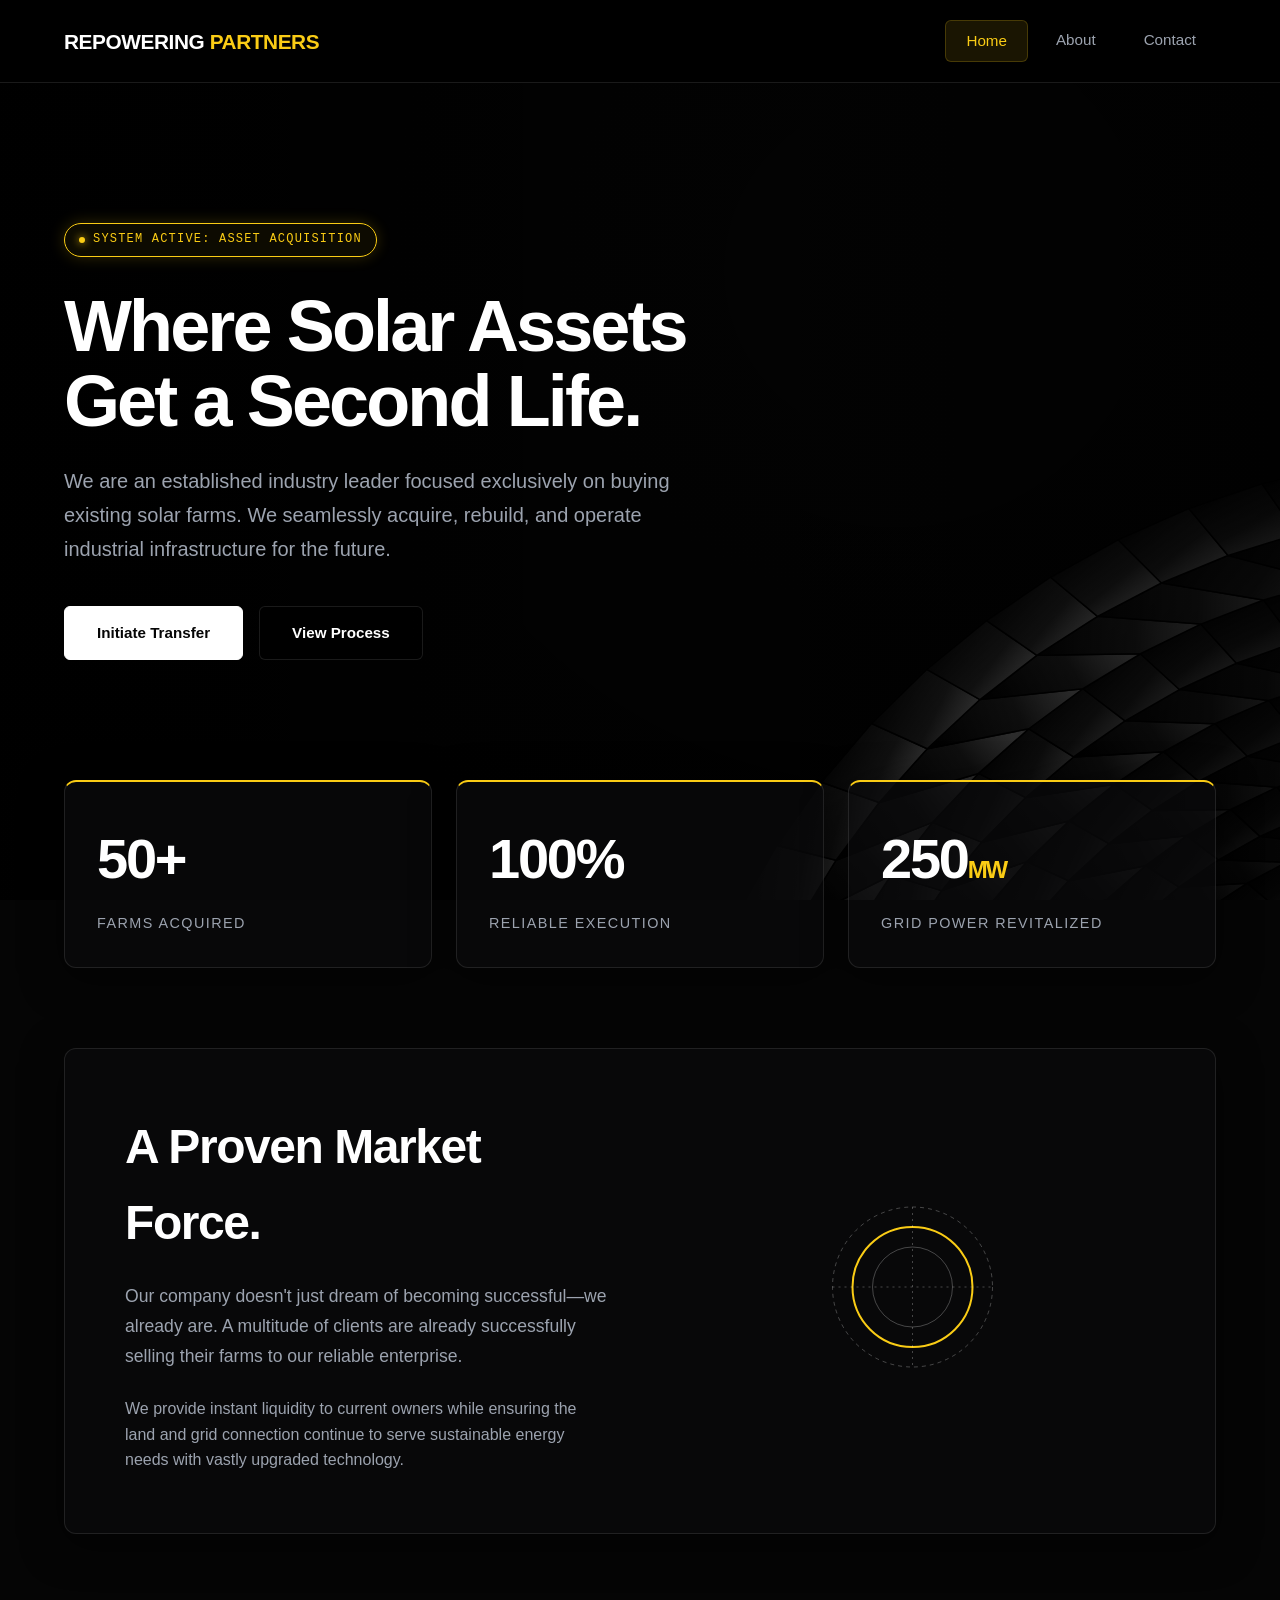
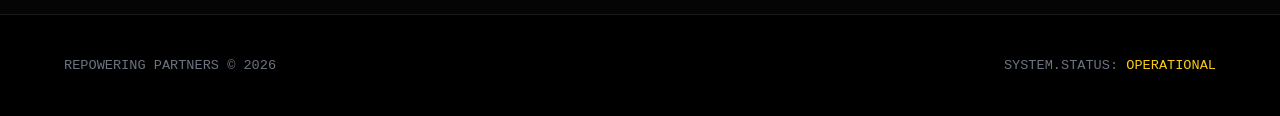
<file: index.html>
<!DOCTYPE html>
<html lang="en">
<head>
    <meta charset="UTF-8">
    <meta name="viewport" content="width=device-width, initial-scale=1.0">
    <title>Repowering Partners | The Future of Solar Assets</title>
    <link rel="stylesheet" href="style.css">
    <script src="script.js" defer></script>
</head>
<body>

    <!-- 3D Vortex Background -->
    <div class="background-container">
        <svg id="vortex-bg"></svg>
        <div class="vignette-overlay"></div>
    </div>

    <!-- Main App Navigation -->
    <nav>
        <div class="container nav-content">
            <a href="index.html" class="logo">Repowering <span>Partners</span></a>
            
            <button class="mobile-menu-btn">
                <svg viewBox="0 0 24 24" fill="none" stroke="currentColor" stroke-width="2" stroke-linecap="round" stroke-linejoin="round">
                    <line x1="3" y1="12" x2="21" y2="12"></line>
                    <line x1="3" y1="6" x2="21" y2="6"></line>
                    <line x1="3" y1="18" x2="21" y2="18"></line>
                </svg>
            </button>

            <div class="nav-links">
                <a href="index.html" class="active">Home</a>
                <a href="about.html">About</a>
                <a href="contact.html">Contact</a>
            </div>
        </div>
    </nav>

    <!-- Page Content -->
    <main class="container page-content">
        <section class="hero">
            <div class="badge">
                <div class="badge-dot"></div>
                System Active: Asset Acquisition
            </div>
            <h1>Where Solar Assets<br>Get a Second Life.</h1>
            <p class="lead">We are an established industry leader focused exclusively on buying existing solar farms. We seamlessly acquire, rebuild, and operate industrial infrastructure for the future.</p>
            <div class="hero-ctas">
                <a href="contact.html" class="btn">Initiate Transfer</a>
                <a href="about.html" class="btn btn-outline">View Process</a>
            </div>
        </section>

        <div class="stats-grid">
            <div class="glass-panel stat-card">
                <div class="stat-value">50+</div>
                <div class="stat-label">Farms Acquired</div>
            </div>
            <div class="glass-panel stat-card">
                <div class="stat-value">100%</div>
                <div class="stat-label">Reliable Execution</div>
            </div>
            <div class="glass-panel stat-card">
                <div class="stat-value">250<span style="font-size: 1.5rem; color: var(--accent);">MW</span></div>
                <div class="stat-label">Grid Power Revitalized</div>
            </div>
        </div>

        <div class="glass-panel proof-box">
            <div>
                <h2>A Proven Market Force.</h2>
                <p class="lead" style="font-size: 1.1rem; margin-bottom: 24px;">Our company doesn't just dream of becoming successful—we already are. A multitude of clients are already successfully selling their farms to our reliable enterprise.</p>
                <p style="color: var(--text-secondary);">We provide instant liquidity to current owners while ensuring the land and grid connection continue to serve sustainable energy needs with vastly upgraded technology.</p>
            </div>
            <div>
                <!-- Decorative Abstract Geometry -->
                <svg width="100%" height="200" viewBox="0 0 200 200" fill="none" stroke="var(--border-hover)" stroke-width="1">
                    <circle cx="100" cy="100" r="80" stroke-dasharray="4 4" />
                    <circle cx="100" cy="100" r="60" stroke="var(--accent)" stroke-width="2" />
                    <circle cx="100" cy="100" r="40" />
                    <line x1="20" y1="100" x2="180" y2="100" stroke-dasharray="2 4" />
                    <line x1="100" y1="20" x2="100" y2="180" stroke-dasharray="2 4" />
                </svg>
            </div>
        </div>
    </main>

    <footer>
        <div class="container footer-content">
            <div>REPOWERING PARTNERS &copy; 2026</div>
            <div>SYSTEM.STATUS: <span style="color: var(--accent);">OPERATIONAL</span></div>
        </div>
    </footer>

</body>
</html>
</file>
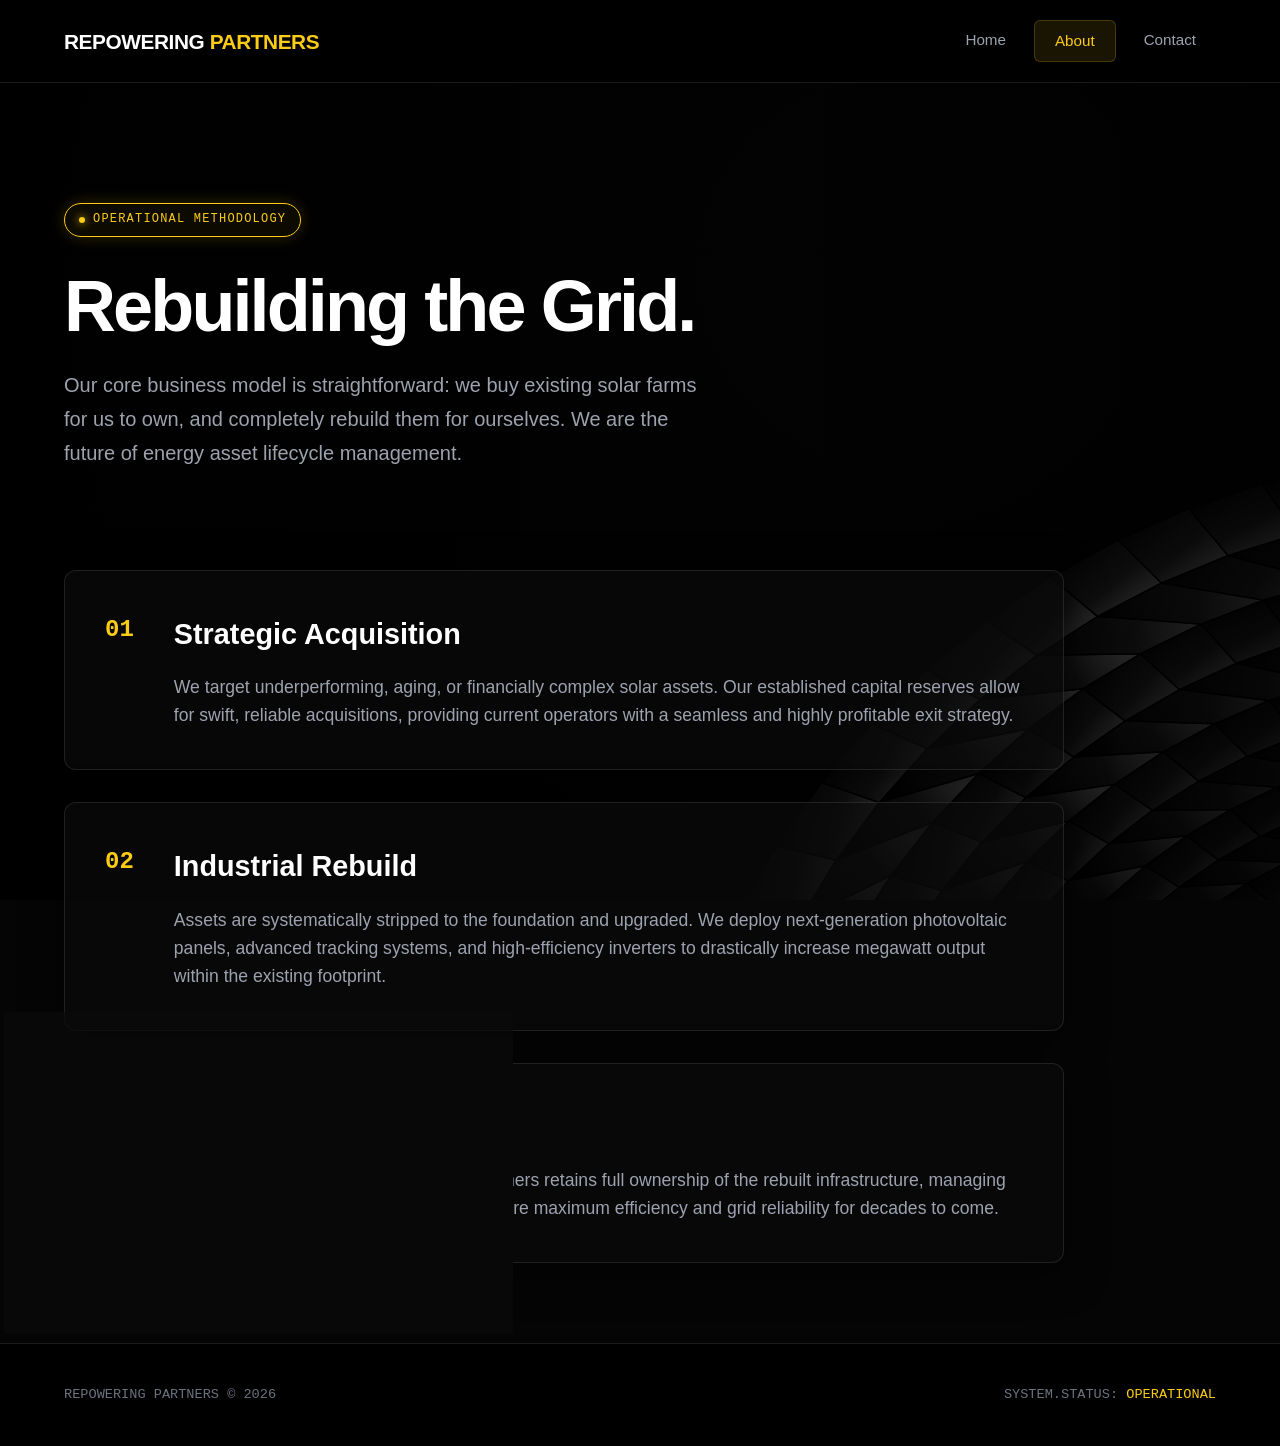
<file: about.html>
<!DOCTYPE html>
<html lang="en">
<head>
    <meta charset="UTF-8">
    <meta name="viewport" content="width=device-width, initial-scale=1.0">
    <title>About | Repowering Partners</title>
    <link rel="stylesheet" href="style.css">
    <script src="script.js" defer></script>
</head>
<body>

    <!-- 3D Vortex Background -->
    <div class="background-container">
        <svg id="vortex-bg"></svg>
        <div class="vignette-overlay"></div>
    </div>

    <!-- Navigation -->
    <nav>
        <div class="container nav-content">
            <a href="index.html" class="logo">Repowering <span>Partners</span></a>
            
            <button class="mobile-menu-btn">
                <svg viewBox="0 0 24 24" fill="none" stroke="currentColor" stroke-width="2" stroke-linecap="round" stroke-linejoin="round">
                    <line x1="3" y1="12" x2="21" y2="12"></line>
                    <line x1="3" y1="6" x2="21" y2="6"></line>
                    <line x1="3" y1="18" x2="21" y2="18"></line>
                </svg>
            </button>

            <div class="nav-links">
                <a href="index.html">Home</a>
                <a href="about.html">About</a>
                <a href="contact.html">Contact</a>
            </div>
        </div>
    </nav>

    <!-- Page Content -->
    <main class="container page-content">
        <section class="about-header">
            <div class="badge">
                <div class="badge-dot"></div>
                Operational Methodology
            </div>
            <h1>Rebuilding the Grid.</h1>
            <p class="lead">Our core business model is straightforward: we buy existing solar farms for us to own, and completely rebuild them for ourselves. We are the future of energy asset lifecycle management.</p>
        </section>

        <div class="process-steps">
            <div class="glass-panel step-card">
                <div class="step-number">01</div>
                <div class="step-content">
                    <h3>Strategic Acquisition</h3>
                    <p>We target underperforming, aging, or financially complex solar assets. Our established capital reserves allow for swift, reliable acquisitions, providing current operators with a seamless and highly profitable exit strategy.</p>
                </div>
            </div>

            <div class="glass-panel step-card">
                <div class="step-number">02</div>
                <div class="step-content">
                    <h3>Industrial Rebuild</h3>
                    <p>Assets are systematically stripped to the foundation and upgraded. We deploy next-generation photovoltaic panels, advanced tracking systems, and high-efficiency inverters to drastically increase megawatt output within the existing footprint.</p>
                </div>
            </div>

            <div class="glass-panel step-card">
                <div class="step-number">03</div>
                <div class="step-content">
                    <h3>Long-term Operation</h3>
                    <p>We do not flip properties. Repowering Partners retains full ownership of the rebuilt infrastructure, managing the assets with proprietary software to ensure maximum efficiency and grid reliability for decades to come.</p>
                </div>
            </div>
        </div>
    </main>

    <footer>
        <div class="container footer-content">
            <div>REPOWERING PARTNERS &copy; 2026</div>
            <div>SYSTEM.STATUS: <span style="color: var(--accent);">OPERATIONAL</span></div>
        </div>
    </footer>

</body>
</html>
</file>
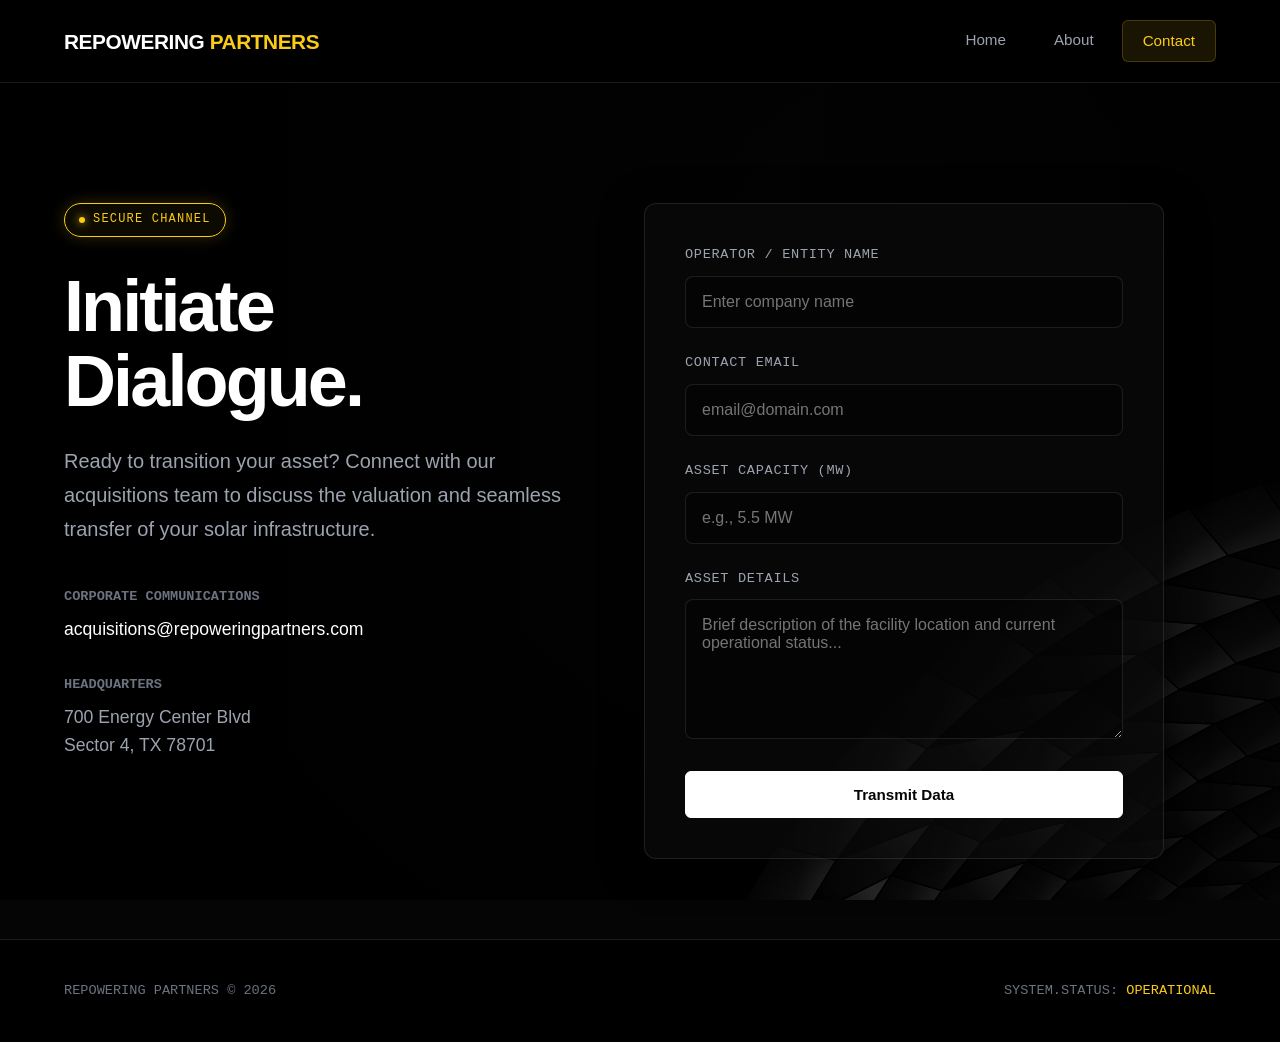
<file: contact.html>
<!DOCTYPE html>
<html lang="en">
<head>
    <meta charset="UTF-8">
    <meta name="viewport" content="width=device-width, initial-scale=1.0">
    <title>Contact | Repowering Partners</title>
    <link rel="stylesheet" href="style.css">
    <script src="script.js" defer></script>
</head>
<body>

    <!-- 3D Vortex Background -->
    <div class="background-container">
        <svg id="vortex-bg"></svg>
        <div class="vignette-overlay"></div>
    </div>

    <!-- Navigation -->
    <nav>
        <div class="container nav-content">
            <a href="index.html" class="logo">Repowering <span>Partners</span></a>
            
            <button class="mobile-menu-btn">
                <svg viewBox="0 0 24 24" fill="none" stroke="currentColor" stroke-width="2" stroke-linecap="round" stroke-linejoin="round">
                    <line x1="3" y1="12" x2="21" y2="12"></line>
                    <line x1="3" y1="6" x2="21" y2="6"></line>
                    <line x1="3" y1="18" x2="21" y2="18"></line>
                </svg>
            </button>

            <div class="nav-links">
                <a href="index.html">Home</a>
                <a href="about.html">About</a>
                <a href="contact.html">Contact</a>
            </div>
        </div>
    </nav>

    <!-- Page Content -->
    <main class="container page-content">
        <div class="contact-layout">
            <div>
                <div class="badge">
                    <div class="badge-dot"></div>
                    Secure Channel
                </div>
                <h1>Initiate<br>Dialogue.</h1>
                <p class="lead" style="margin-bottom: 40px;">
                    Ready to transition your asset? Connect with our acquisitions team to discuss the valuation and seamless transfer of your solar infrastructure.
                </p>

                <div style="margin-bottom: 30px;">
                    <h4 style="font-family: var(--font-mono); color: var(--text-muted); text-transform: uppercase; font-size: 0.85rem; margin-bottom: 8px;">Corporate Communications</h4>
                    <p style="font-size: 1.1rem; font-weight: 500;">acquisitions@repoweringpartners.com</p>
                </div>
                <div>
                    <h4 style="font-family: var(--font-mono); color: var(--text-muted); text-transform: uppercase; font-size: 0.85rem; margin-bottom: 8px;">Headquarters</h4>
                    <p style="font-size: 1.1rem; color: var(--text-secondary);">700 Energy Center Blvd<br>Sector 4, TX 78701</p>
                </div>
            </div>

            <div class="glass-panel contact-form-wrapper">
                <form id="contact-form">
                    <div class="form-group">
                        <label for="name">Operator / Entity Name</label>
                        <input type="text" id="name" required placeholder="Enter company name">
                    </div>
                    <div class="form-group">
                        <label for="email">Contact Email</label>
                        <input type="email" id="email" required placeholder="email@domain.com">
                    </div>
                    <div class="form-group">
                        <label for="asset">Asset Capacity (MW)</label>
                        <input type="text" id="asset" placeholder="e.g., 5.5 MW">
                    </div>
                    <div class="form-group">
                        <label for="message">Asset Details</label>
                        <textarea id="message" required placeholder="Brief description of the facility location and current operational status..."></textarea>
                    </div>
                    <button type="submit" class="btn" style="width: 100%;">Transmit Data</button>
                </form>
                
                <div id="form-success">
                    <svg viewBox="0 0 24 24" fill="none" stroke="var(--accent)" stroke-width="2" stroke-linecap="round" stroke-linejoin="round" style="width: 48px; height: 48px; margin-bottom: 20px;">
                        <path d="M22 11.08V12a10 10 0 1 1-5.93-9.14"></path>
                        <polyline points="22 4 12 14.01 9 11.01"></polyline>
                    </svg>
                    <h3 style="margin-bottom: 12px; font-size: 1.5rem;">Data Received</h3>
                    <p style="color: var(--text-secondary);">Our acquisitions protocol has been initiated. A representative will review your asset details and contact you shortly.</p>
                </div>
            </div>
        </div>
    </main>

    <footer>
        <div class="container footer-content">
            <div>REPOWERING PARTNERS &copy; 2026</div>
            <div>SYSTEM.STATUS: <span style="color: var(--accent);">OPERATIONAL</span></div>
        </div>
    </footer>

</body>
</html>
</file>
<file: style.css>
/* --- VARIABLES & RESET --- */
:root {
    --bg-base: #050505;
    --text-primary: #ffffff;
    --text-secondary: #9ca3af;
    --text-muted: #6b7280;
    --border-color: rgba(255, 255, 255, 0.1);
    --border-hover: rgba(255, 255, 255, 0.25);
    --accent: #facc15; /* Solar Gold */
    --accent-glow: rgba(250, 204, 21, 0.2);
    --glass-bg: rgba(10, 10, 12, 0.7);
    --font-main: -apple-system, BlinkMacSystemFont, "Segoe UI", Roboto, Helvetica, Arial, sans-serif;
    --font-mono: "SFMono-Regular", Consolas, "Liberation Mono", Menlo, Courier, monospace;
}

* {
    margin: 0;
    padding: 0;
    box-sizing: border-box;
}

body {
    background-color: var(--bg-base);
    color: var(--text-primary);
    font-family: var(--font-main);
    line-height: 1.6;
    overflow-x: hidden;
    -webkit-font-smoothing: antialiased;
    display: flex;
    flex-direction: column;
    min-height: 100vh;
}

/* --- VORTEX BACKGROUND --- */
.background-container {
    position: fixed;
    top: 0;
    left: 0;
    width: 100vw;
    height: 100vh;
    z-index: 0;
    overflow: hidden;
    background-color: var(--bg-base);
}

#vortex-bg {
    position: absolute;
    top: 50%;
    left: 50%;
    transform-origin: center center;
    animation: slowSpin 200s linear infinite;
}

@keyframes slowSpin {
    0% { transform: translate(-50%, -50%) rotate(0deg); }
    100% { transform: translate(-50%, -50%) rotate(360deg); }
}

.vignette-overlay {
    position: absolute;
    top: 0;
    left: 0;
    width: 100%;
    height: 100%;
    background: 
        radial-gradient(circle at 70% 30%, transparent 0%, rgba(0,0,0,0.85) 80%),
        linear-gradient(90deg, rgba(0,0,0,0.95) 0%, rgba(0,0,0,0.4) 50%, rgba(0,0,0,0.8) 100%);
    pointer-events: none;
    z-index: 1;
}

/* --- LAYOUT & GLASSMORPHISM --- */
.container {
    max-width: 1200px;
    margin: 0 auto;
    padding: 0 24px;
    width: 100%;
    position: relative;
    z-index: 10;
}

main {
    flex: 1;
}

.glass-panel {
    background: var(--glass-bg);
    backdrop-filter: blur(16px);
    -webkit-backdrop-filter: blur(16px);
    border: 1px solid var(--border-color);
    border-radius: 12px;
    box-shadow: 0 10px 40px rgba(0, 0, 0, 0.6);
    transition: all 0.4s cubic-bezier(0.16, 1, 0.3, 1);
}

/* --- NAVIGATION --- */
nav {
    padding: 20px 0;
    position: sticky;
    top: 0;
    z-index: 100;
    background: rgba(0, 0, 0, 0.6);
    backdrop-filter: blur(20px);
    -webkit-backdrop-filter: blur(20px);
    border-bottom: 1px solid var(--border-color);
}

.nav-content {
    display: flex;
    justify-content: space-between;
    align-items: center;
}

.logo {
    font-size: 1.3rem;
    font-weight: 700;
    letter-spacing: -0.02em;
    color: var(--text-primary);
    text-decoration: none;
    text-transform: uppercase;
}

.logo span {
    color: var(--accent);
}

/* Desktop Links */
.nav-links {
    display: flex;
    gap: 8px;
}

.nav-links a {
    text-decoration: none;
    background: transparent;
    color: var(--text-secondary);
    font-size: 0.95rem;
    font-weight: 500;
    padding: 8px 20px;
    border-radius: 6px;
    transition: all 0.3s ease;
}

.nav-links a:hover {
    color: var(--text-primary);
    background: rgba(255, 255, 255, 0.05);
}

.nav-links a.active {
    color: var(--accent);
    background: rgba(250, 204, 21, 0.1);
    border: 1px solid rgba(250, 204, 21, 0.2);
}

/* Mobile Toggle Button */
.mobile-menu-btn {
    display: none;
    background: transparent;
    border: none;
    color: var(--text-primary);
    cursor: pointer;
    padding: 8px;
}

.mobile-menu-btn svg {
    width: 24px;
    height: 24px;
}

/* --- TYPOGRAPHY --- */
h1 {
    font-size: clamp(2.8rem, 6vw, 4.5rem);
    font-weight: 700;
    letter-spacing: -0.04em;
    line-height: 1.05;
    margin-bottom: 24px;
}

h2 {
    font-size: clamp(2rem, 4vw, 3rem);
    font-weight: 600;
    letter-spacing: -0.03em;
    margin-bottom: 20px;
}

p.lead {
    font-size: clamp(1.1rem, 2vw, 1.25rem);
    color: var(--text-secondary);
    margin-bottom: 40px;
    max-width: 650px;
    line-height: 1.7;
}

.badge {
    display: inline-flex;
    align-items: center;
    gap: 8px;
    padding: 6px 14px;
    border: 1px solid var(--accent);
    border-radius: 100px;
    font-size: 0.75rem;
    font-family: var(--font-mono);
    color: var(--accent);
    margin-bottom: 32px;
    background: rgba(250, 204, 21, 0.05);
    text-transform: uppercase;
    letter-spacing: 0.1em;
    box-shadow: 0 0 15px var(--accent-glow);
}

.badge-dot {
    width: 6px;
    height: 6px;
    background: var(--accent);
    border-radius: 50%;
    box-shadow: 0 0 8px var(--accent);
}

/* --- BUTTONS --- */
.btn {
    background: var(--text-primary);
    color: var(--bg-base);
    border: 1px solid var(--text-primary);
    padding: 14px 32px;
    border-radius: 6px;
    font-weight: 600;
    font-size: 0.95rem;
    cursor: pointer;
    transition: all 0.3s ease;
    text-decoration: none;
    display: inline-flex;
    align-items: center;
    justify-content: center;
}

.btn:hover {
    background: var(--accent);
    border-color: var(--accent);
    box-shadow: 0 0 25px var(--accent-glow);
    transform: translateY(-3px);
}

.btn-outline {
    background: rgba(0, 0, 0, 0.5);
    color: var(--text-primary);
    border: 1px solid var(--border-color);
    backdrop-filter: blur(5px);
}

.btn-outline:hover {
    background: rgba(255, 255, 255, 0.1);
    border-color: var(--text-primary);
    transform: translateY(-3px);
}

/* --- PAGE ANIMATIONS --- */
.page-content {
    animation: fadeUp 0.8s cubic-bezier(0.16, 1, 0.3, 1) forwards;
    opacity: 0;
    transform: translateY(30px);
}

@keyframes fadeUp {
    to {
        opacity: 1;
        transform: translateY(0);
    }
}

/* --- SPECIFIC PAGE LAYOUTS --- */
.hero { padding: 140px 0 60px; max-width: 800px; }
.hero-ctas { display: flex; gap: 16px; flex-wrap: wrap; }

.stats-grid {
    display: grid;
    grid-template-columns: repeat(3, 1fr);
    gap: 24px;
    margin: 60px 0;
}

.stat-card {
    padding: 32px;
    border-top: 2px solid var(--accent);
}

.stat-card:hover {
    background: rgba(20, 20, 24, 0.8);
    transform: translateY(-5px);
    box-shadow: 0 15px 40px rgba(0,0,0,0.8);
}

.stat-value {
    font-size: 3.5rem;
    font-weight: 600;
    letter-spacing: -0.04em;
    margin-bottom: 8px;
    color: var(--text-primary);
}

.stat-label {
    color: var(--text-secondary);
    font-size: 0.9rem;
    text-transform: uppercase;
    letter-spacing: 0.1em;
}

.proof-box {
    padding: 60px;
    margin: 80px 0;
    display: grid;
    grid-template-columns: 1fr 1fr;
    gap: 60px;
    align-items: center;
}

/* About Layout */
.about-header { padding: 120px 0 60px; max-width: 800px; }
.process-steps { display: grid; gap: 32px; max-width: 1000px; margin-bottom: 80px; }
.step-card { padding: 40px; display: flex; gap: 40px; }
.step-card:hover { transform: translateX(10px); border-color: var(--accent); }
.step-number { font-family: var(--font-mono); font-size: 1.5rem; color: var(--accent); font-weight: 600; flex-shrink: 0; }
.step-content h3 { font-size: 1.8rem; margin-bottom: 16px; }
.step-content p { color: var(--text-secondary); font-size: 1.1rem; }

/* Contact Layout */
.contact-layout {
    display: grid;
    grid-template-columns: 1fr 1fr;
    gap: 60px;
    padding: 120px 0 80px;
    max-width: 1100px;
}

.contact-form-wrapper { padding: 40px; }
.form-group { margin-bottom: 24px; }
.form-group label {
    display: block;
    margin-bottom: 10px;
    font-size: 0.85rem;
    color: var(--text-secondary);
    font-family: var(--font-mono);
    text-transform: uppercase;
    letter-spacing: 0.05em;
}

input, textarea {
    width: 100%;
    background: rgba(0, 0, 0, 0.4);
    border: 1px solid var(--border-color);
    color: var(--text-primary);
    padding: 16px;
    border-radius: 8px;
    font-family: var(--font-main);
    font-size: 1rem;
    transition: all 0.3s;
}

input:focus, textarea:focus {
    outline: none;
    border-color: var(--accent);
    background: rgba(0, 0, 0, 0.6);
    box-shadow: 0 0 0 3px var(--accent-glow);
}

textarea { resize: vertical; min-height: 140px; }
#form-success { display: none; padding: 40px; text-align: center; }

/* --- FOOTER --- */
footer {
    border-top: 1px solid var(--border-color);
    padding: 40px 0;
    background: rgba(0,0,0,0.9);
    position: relative;
    z-index: 10;
}

.footer-content {
    display: flex;
    justify-content: space-between;
    align-items: center;
    color: var(--text-muted);
    font-size: 0.85rem;
    font-family: var(--font-mono);
}

/* --- RESPONSIVE QUERIES --- */
@media (max-width: 900px) {
    .stats-grid { grid-template-columns: 1fr; gap: 16px; }
    .proof-box { grid-template-columns: 1fr; padding: 40px 24px; gap: 40px; }
    .contact-layout { grid-template-columns: 1fr; padding-top: 80px; }
    .step-card { flex-direction: column; gap: 20px; padding: 30px; }
    .hero { padding: 100px 0 60px; }
}

@media (max-width: 768px) {
    .mobile-menu-btn { display: block; }
    
    .nav-links {
        position: absolute;
        top: 100%;
        left: 0;
        width: 100%;
        background: var(--bg-base);
        flex-direction: column;
        padding: 20px;
        border-bottom: 1px solid var(--border-color);
        gap: 16px;
        opacity: 0;
        visibility: hidden;
        transform: translateY(-10px);
        transition: all 0.3s ease;
    }
    
    .nav-links.show {
        opacity: 1;
        visibility: visible;
        transform: translateY(0);
    }
    
    .nav-links a {
        text-align: center;
        padding: 12px;
        width: 100%;
        display: block;
    }
    
    .footer-content { flex-direction: column; gap: 16px; text-align: center; }
}
</file>
